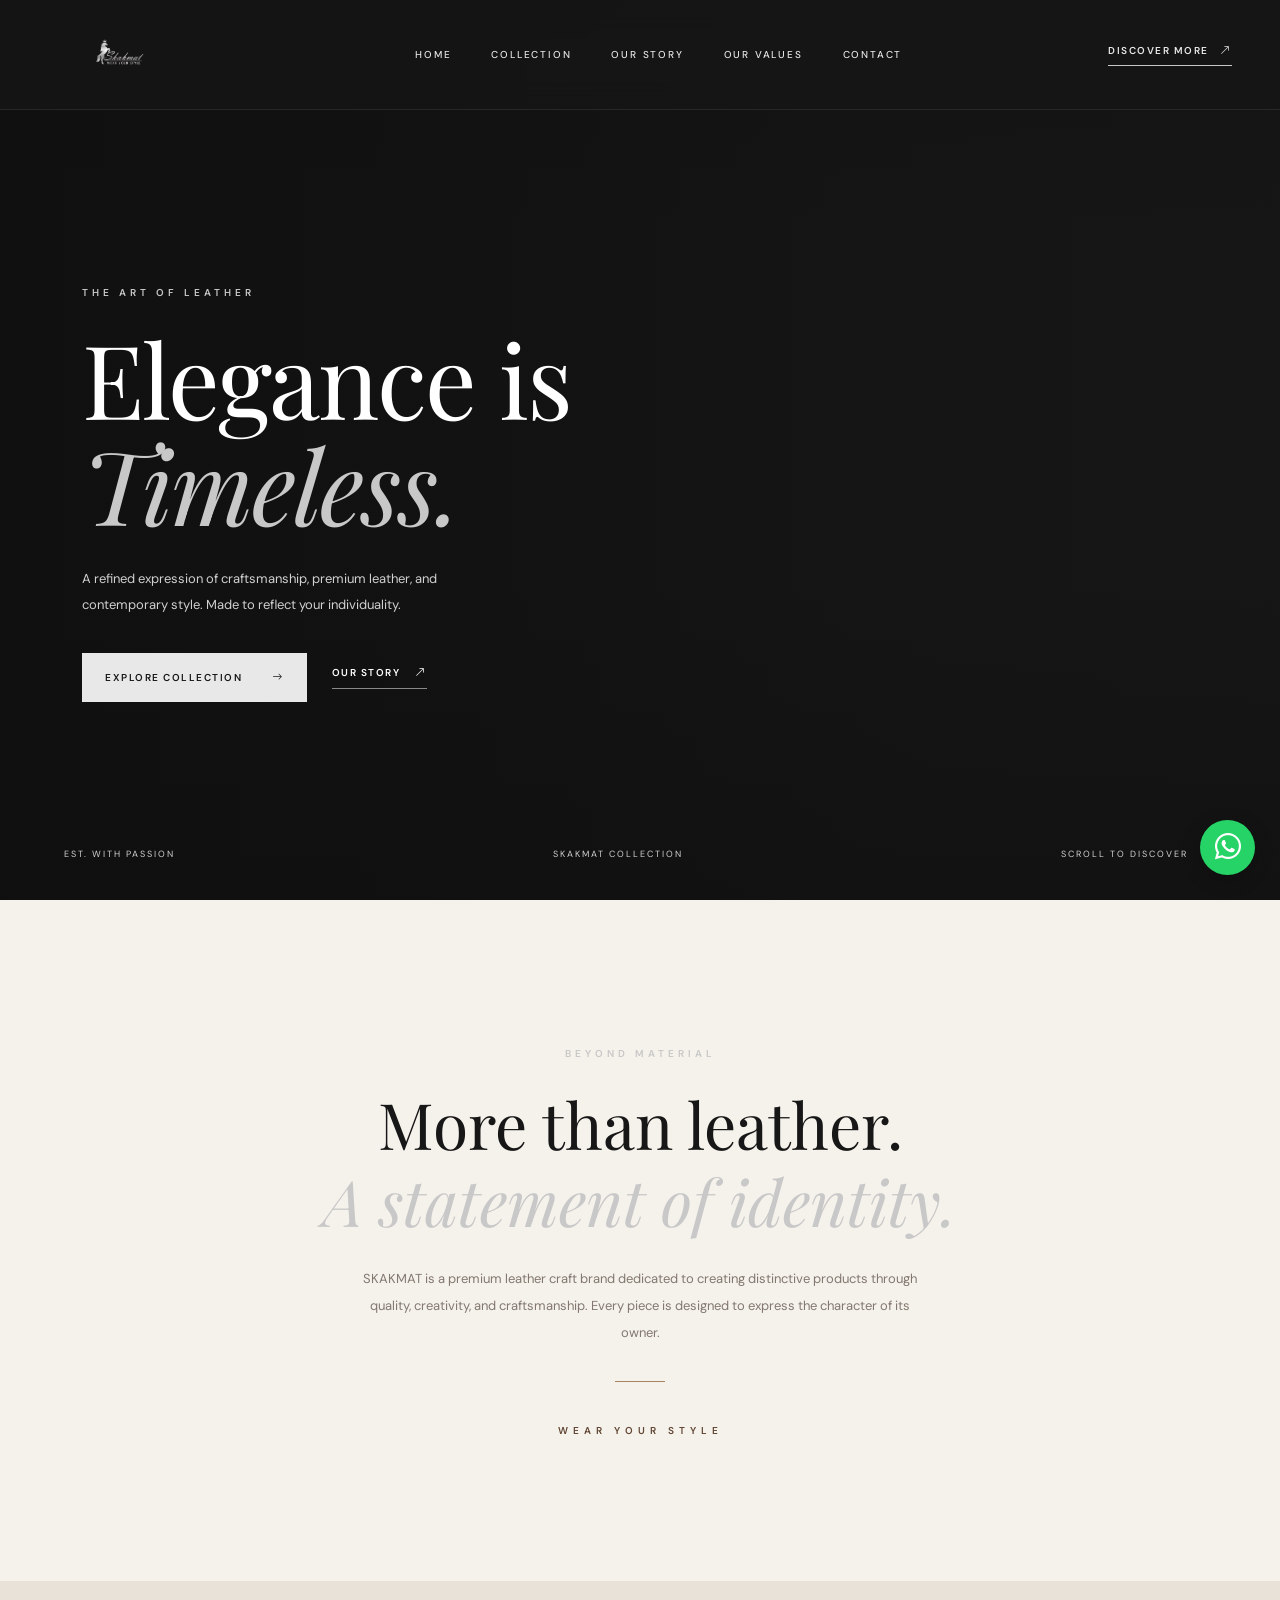
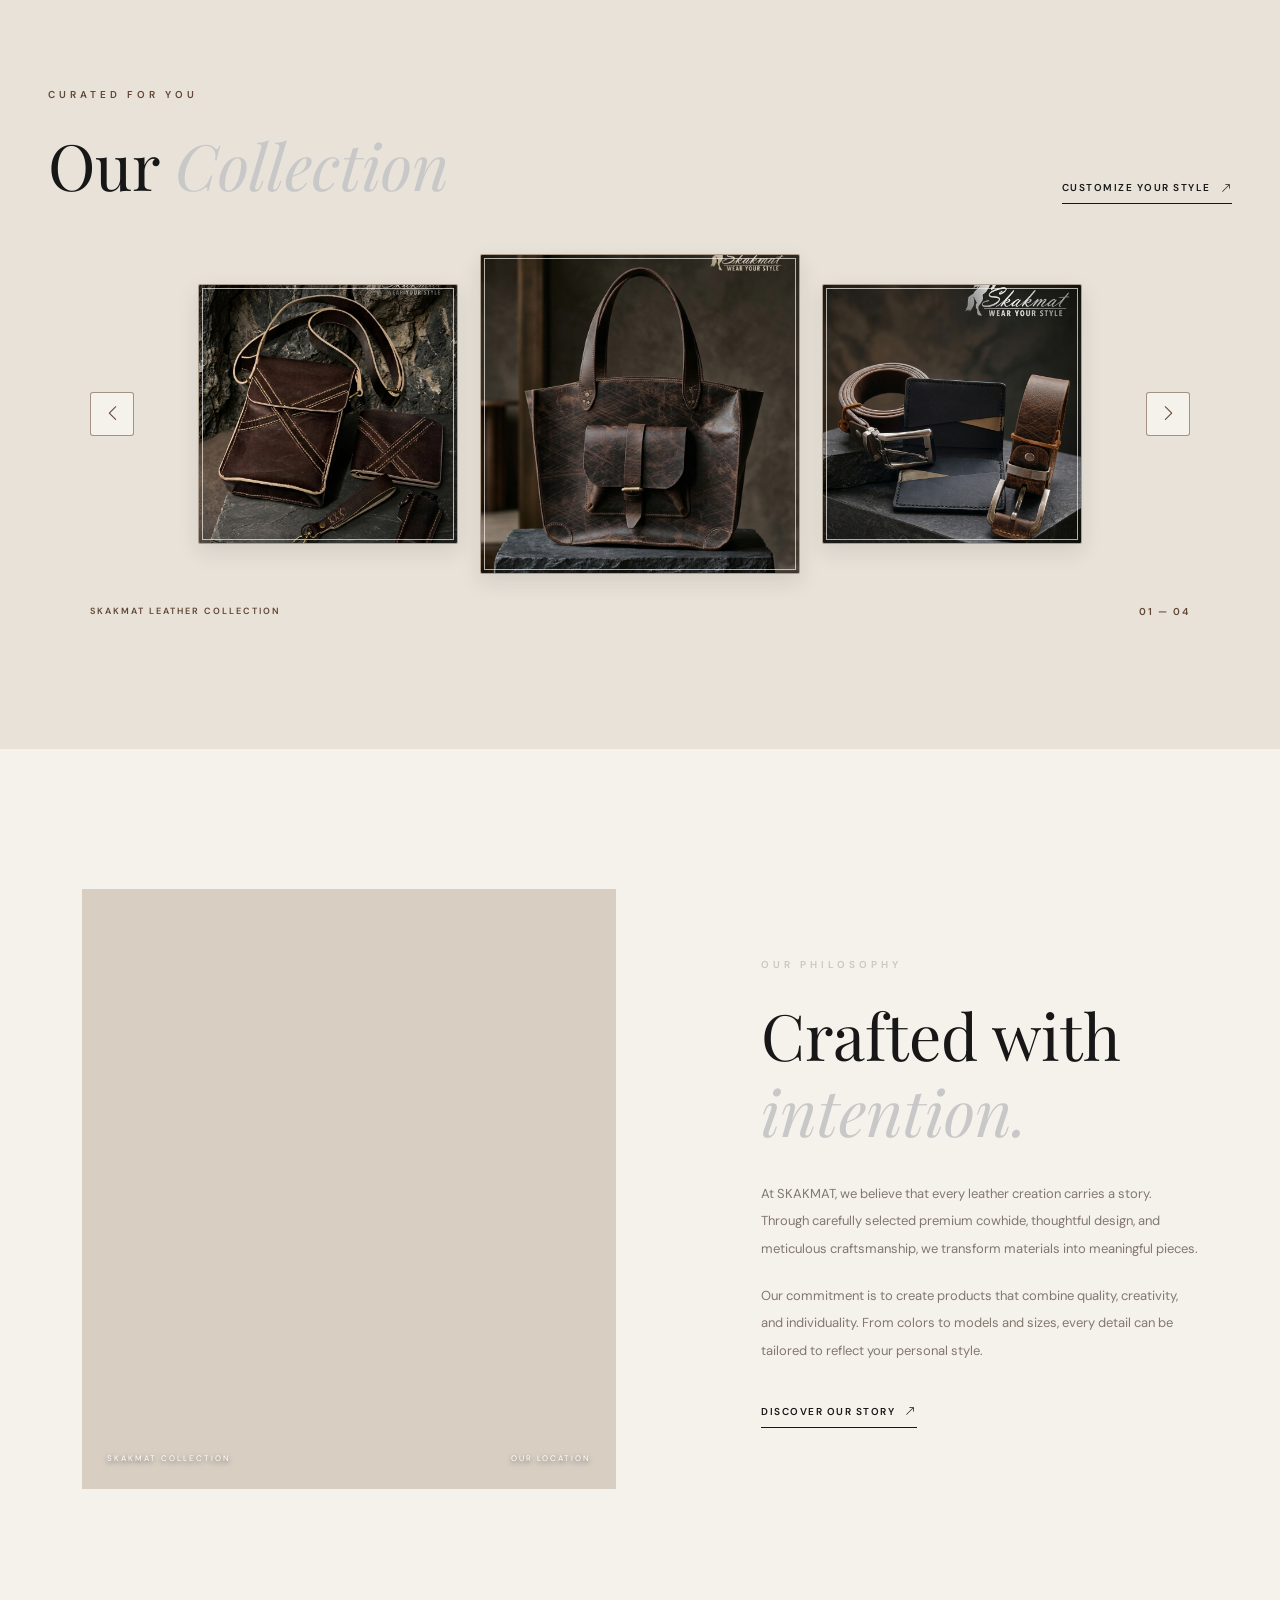
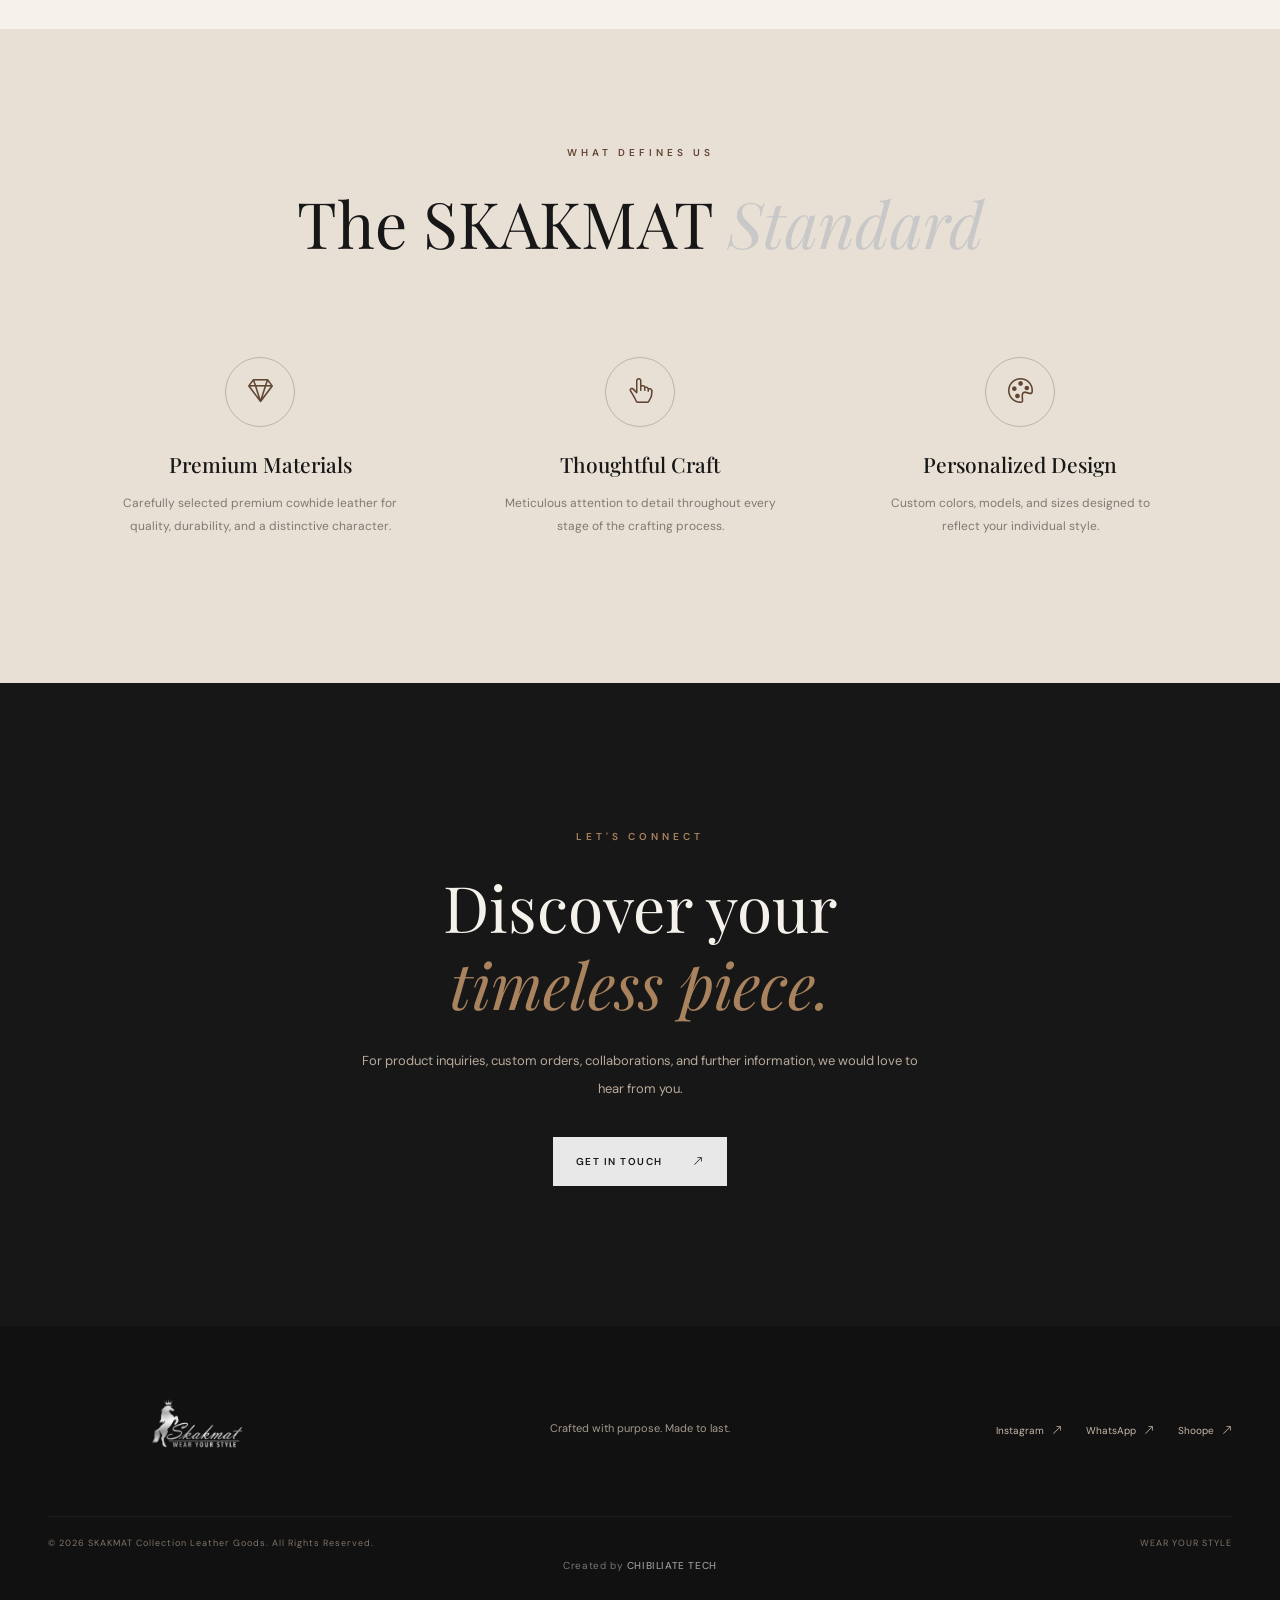
<file: index.html>
<!DOCTYPE html>
<html lang="id">

<head>
    <meta charset="UTF-8">
    <meta name="viewport" content="width=device-width, initial-scale=1.0">

    <title>SKAKMAT Collection | Premium Leather Goods</title>

    <meta name="description"
        content="SKAKMAT Collection menghadirkan kerajinan kulit sapi premium dengan desain elegan, kualitas terbaik, dan personalisasi sesuai karakter Anda.">

    <!-- Bootstrap -->
    <link href="https://cdn.jsdelivr.net/npm/bootstrap@5.3.3/dist/css/bootstrap.min.css" rel="stylesheet">

    <!-- Google Fonts -->
    <link
        href="https://fonts.googleapis.com/css2?family=DM+Sans:wght@400;500;600;700&family=Playfair+Display:ital,wght@0,400;0,500;0,600;1,400;1,500&display=swap"
        rel="stylesheet">

    <!-- Bootstrap Icons -->
    <link rel="stylesheet" href="https://cdn.jsdelivr.net/npm/bootstrap-icons@1.11.3/font/bootstrap-icons.min.css">

    <!-- Custom CSS -->
    <link rel="stylesheet" href="css/style.css">
</head>

<body>

    <!-- ================= NAVBAR ================= -->

    <nav class="navbar navbar-expand-lg fixed-top">
        <div class="container-fluid px-lg-5">

            <a class="navbar-brand" href="#home" >
                <img src="assets/logo-no-bg.png" alt="" class="navbar-logo">
            </a>

            <button class="navbar-toggler" type="button" data-bs-toggle="collapse" data-bs-target="#mainNav"
                aria-controls="mainNav" aria-expanded="false" aria-label="Toggle navigation">

                <span class="navbar-toggler-icon"></span>
            </button>

            <div class="collapse navbar-collapse" id="mainNav">

                <ul class="navbar-nav mx-auto gap-lg-4">

                    <li class="nav-item">
                        <a class="nav-link" href="#home">Home</a>
                    </li>

                    <li class="nav-item">
                        <a class="nav-link" href="#collection">Collection</a>
                    </li>

                    <li class="nav-item">
                        <a class="nav-link" href="#story">Our Story</a>
                    </li>

                    <li class="nav-item">
                        <a class="nav-link" href="#values">Our Values</a>
                    </li>

                    <li class="nav-item">
                        <a class="nav-link" href="#contact">Contact</a>
                    </li>

                </ul>

                <a href="#collection" class="nav-cta">
                    Discover More
                    <i class="bi bi-arrow-up-right"></i>
                </a>

            </div>

        </div>
    </nav>


    <!-- ================= HERO SECTION ================= -->

    <section class="hero" id="home">

        <!-- HERO VIDEO -->

        <div class="hero-media">

            <video class="hero-video" autoplay muted loop playsinline preload="auto" disablepictureinpicture>
                <source src="vidio/main_content.mp4" type="video/mp4">
            </video>

        </div>

        <!-- VIDEO OVERLAY -->

        <div class="hero-overlay"></div>

        <!-- HERO CONTENT -->

        <div class="container hero-content">

            <div class="row">

                <div class="col-lg-8">

                    <span class="eyebrow">
                        THE ART OF LEATHER
                    </span>

                    <h1>
                        Elegance is<br>
                        <em>Timeless.</em>
                    </h1>

                    <p>
                        A refined expression of craftsmanship,
                        premium leather, and contemporary style.
                        Made to reflect your individuality.
                    </p>

                    <div class="hero-buttons">

                        <a href="#collection" class="btn-primary-custom">

                            EXPLORE COLLECTION

                            <i class="bi bi-arrow-right"></i>

                        </a>

                        <a href="#story" class="btn-secondary-custom">

                            OUR STORY

                            <i class="bi bi-arrow-up-right"></i>

                        </a>

                    </div>

                </div>

            </div>

        </div>

        <!-- HERO BOTTOM -->

        <div class="hero-bottom">

            <span>EST. WITH PASSION</span>

            <span>SKAKMAT COLLECTION</span>

            <a href="#intro" class="scroll-indicator">

                SCROLL TO DISCOVER

                <i class="bi bi-arrow-down"></i>

            </a>

        </div>

    </section>


    <!-- ================= INTRO ================= -->

    <section class="intro-section" id="intro">

        <div class="container">

            <div class="row justify-content-center text-center">

                <div class="col-lg-9">

                    <span class="eyebrow">
                        BEYOND MATERIAL
                    </span>

                    <h2>
                        More than leather.<br>
                        <em>A statement of identity.</em>
                    </h2>

                    <p>
                        SKAKMAT is a premium leather craft brand
                        dedicated to creating distinctive products
                        through quality, creativity, and craftsmanship.

                        Every piece is designed to express
                        the character of its owner.
                    </p>

                    <div class="intro-divider"></div>

                    <span class="intro-tagline">
                        WEAR YOUR STYLE
                    </span>

                </div>

            </div>

        </div>

    </section>


    <!-- ================= COLLECTION ================= -->

    <section class="collection-section" id="collection">

        <div class="container-fluid px-lg-5">

            <!-- SECTION HEADING -->
            <div class="section-heading">

                <div>
                    <span class="eyebrow">CURATED FOR YOU</span>

                    <h2>
                        Our <em>Collection</em>
                    </h2>
                </div>

                <a href="#contact" class="text-link">
                    CUSTOMIZE YOUR STYLE
                    <i class="bi bi-arrow-up-right" aria-hidden="true"></i>
                </a>

            </div>

            <!-- COLLECTION CAROUSEL -->
            <div class="collection-carousel">

                <!-- PREVIOUS BUTTON -->
                <button class="collection-arrow collection-prev" id="collectionPrev" type="button"
                    aria-label="Previous collection">

                    <i class="bi bi-chevron-left" aria-hidden="true"></i>

                </button>

                <!-- THREE-IMAGE ROW -->
                <div class="collection-track" id="collectionTrack">
                
                    <a href="#" target="_blank" class="collection-image collection-image-side" id="collectionLeft">
                        <img src="assets/2.jpg" alt="Product">
                    </a>
                
                    <a href="#" target="_blank" class="collection-image collection-image-main" id="collectionCenter">
                        <img src="assets/1.jpg" alt="Product">
                    </a>
                
                    <a href="#" target="_blank" class="collection-image collection-image-side" id="collectionRight">
                        <img src="assets/3.jpg" alt="Product">
                    </a>
                
                </div>

                <!-- NEXT BUTTON -->
                <button class="collection-arrow collection-next" id="collectionNext" type="button"
                    aria-label="Next collection">

                    <i class="bi bi-chevron-right" aria-hidden="true"></i>

                </button>

            </div>

            <!-- COLLECTION INFO -->
            <div class="collection-bottom">

                <span class="collection-caption">
                    SKAKMAT LEATHER COLLECTION
                </span>

                <span class="collection-counter" id="collectionCounter" aria-live="polite" aria-atomic="true">

                    01 — 04

                </span>

            </div>

        </div>

    </section>


    <!-- ================= BRAND STORY ================= -->

    <section class="story-section" id="story">

        <div class="container">

            <div class="row align-items-center g-5">

                <div class="col-lg-6">

                    <div class="story-image story-map">
                        <iframe
                            src="https://www.google.com/maps/embed?pb=!1m18!1m12!1m3!1d126421.05388412866!2d112.4820613861084!3d-8.034158867492918!2m3!1f0!2f0!3f0!3m2!1i1024!2i768!4f13.1!3m3!1m2!1s0x2dd627cd59c7e7fd%3A0xdc905ec00d24d14f!2sSkakmat%20Arjowinangun!5e0!3m2!1sen!2sid!4v1794051130396!5m2!1sen!2sid"
                            width="100%" height="100%" style="border:0;" loading="lazy" allowfullscreen>
                        </iframe>                   
                        <div class="story-image-caption">
                            <span>SKAKMAT COLLECTION</span>
                            <span>OUR LOCATION</span>
                        </div>
                    
                    </div>


                </div>


                <div class="col-lg-5 offset-lg-1">

                    <span class="eyebrow">
                        OUR PHILOSOPHY
                    </span>

                    <h2>
                        Crafted with<br>
                        <em>intention.</em>
                    </h2>

                    <p>
                        At SKAKMAT, we believe that every leather
                        creation carries a story.

                        Through carefully selected premium cowhide,
                        thoughtful design, and meticulous craftsmanship,
                        we transform materials into meaningful pieces.
                    </p>

                    <p>
                        Our commitment is to create products that
                        combine quality, creativity, and individuality.

                        From colors to models and sizes,
                        every detail can be tailored to reflect
                        your personal style.
                    </p>

                    <a href="#contact" class="text-link">

                        DISCOVER OUR STORY

                        <i class="bi bi-arrow-up-right"></i>

                    </a>

                </div>

            </div>

        </div>

    </section>


    <!-- ================= VALUES ================= -->

    <section class="values-section" id="values">

        <div class="container">

            <div class="values-heading text-center">

                <span class="eyebrow">
                    WHAT DEFINES US
                </span>

                <h2>
                    The SKAKMAT <em>Standard</em>
                </h2>

            </div>


            <div class="row text-center g-4">


                <!-- VALUE 1 -->

                <div class="col-md-4">

                    <div class="value-card">

                        <div class="value-icon">

                            <i class="bi bi-gem"></i>

                        </div>

                        <h5>
                            Premium Materials
                        </h5>

                        <p>
                            Carefully selected premium cowhide
                            leather for quality, durability,
                            and a distinctive character.
                        </p>

                    </div>

                </div>


                <!-- VALUE 2 -->

                <div class="col-md-4">

                    <div class="value-card">

                        <div class="value-icon">

                            <i class="bi bi-hand-index-thumb"></i>

                        </div>

                        <h5>
                            Thoughtful Craft
                        </h5>

                        <p>
                            Meticulous attention to detail
                            throughout every stage
                            of the crafting process.
                        </p>

                    </div>

                </div>


                <!-- VALUE 3 -->

                <div class="col-md-4">

                    <div class="value-card">

                        <div class="value-icon">

                            <i class="bi bi-palette"></i>

                        </div>

                        <h5>
                            Personalized Design
                        </h5>

                        <p>
                            Custom colors, models, and sizes
                            designed to reflect
                            your individual style.
                        </p>

                    </div>

                </div>


            </div>

        </div>

    </section>


    <!-- ================= CUSTOMIZATION ================= -->
<!-- 
    <section class="custom-section">

        <div class="container">

            <div class="row align-items-center">

                <div class="col-lg-8">

                    <span class="eyebrow">
                        MADE FOR YOUR IDENTITY
                    </span>

                    <h2>
                        Your style.<br>
                        <em>Your creation.</em>
                    </h2>

                    <p>
                        Choose your preferred colors,
                        models, and sizes.

                        Make every SKAKMAT piece
                        uniquely yours.
                    </p>

                </div>

                <div class="col-lg-4 text-lg-end">
                    
                    <a href="https://api.whatsapp.com/send?phone=6281216103059" target="_blank"
                        rel="noopener noreferrer" class="btn-primary-custom">

                        CREATE YOUR OWN

                        <i class="bi bi-arrow-up-right"></i>

                    </a>

                </div>

            </div>

        </div>

    </section> -->


    <!-- ================= CONTACT ================= -->

    <section class="contact-section" id="contact">

        <div class="container text-center">

            <span class="eyebrow">
                LET'S CONNECT
            </span>

            <h2>
                Discover your<br>
                <em>timeless piece.</em>
            </h2>

            <p>
                For product inquiries, custom orders,
                collaborations, and further information,
                we would love to hear from you.
            </p>

            <!-- Ganti No Wa Di sini -->

            <!-- <a href="https://api.whatsapp.com/send?phone=6281216103059" target="_blank" rel="noopener noreferrer"
                class="btn-primary-custom">

                GET IN TOUCH

                <i class="bi bi-arrow-up-right"></i>

            </a> -->
            <a href="https://wa.me/6281216103059" target="_blank" class="btn-cta btn-primary-custom">
            
                GET IN TOUCH
            
                <i class="bi bi-arrow-up-right"></i>
            
            </a>

        </div>

    </section>


    <!-- ================= FOOTER ================= -->

    <footer class="footer" id="footer">

        <div class="container-fluid px-lg-5">

            <div class="row align-items-center gy-4">


                <!-- LOGO -->

                <div class="col-md-4">
                    <a href="#home" class="footer-logo">
                        <img src="assets/logo-no-bg.png" alt="SKAKMAT Logo">
                    </a>
                </div>


                <!-- TAGLINE -->

                <div class="col-md-4 text-md-center">

                    <p>
                        Crafted with purpose. Made to last.
                    </p>

                </div>


                <!-- SOCIAL -->

                <div class="col-md-4 text-md-end">

                    <a href="https://www.instagram.com/skak77mat" target="_blank" rel="noopener noreferrer"
                        class="social-link">

                        Instagram

                        <i class="bi bi-arrow-up-right"></i>

                    </a>
                            <!-- Ganti No Wa Di sini -->
                    <a href="https://api.whatsapp.com/send?phone=6281216103059" target="_blank"
                        rel="noopener noreferrer" class="social-link">

                        WhatsApp

                        <i class="bi bi-arrow-up-right"></i>

                    </a>

                    <a href="https://id.shp.ee/ipAEoQ1Z?share_channel_code=1" class="social-link">

                        Shoope

                        <i class="bi bi-arrow-up-right"></i>

                    </a>

                </div>

            </div>


            <hr>


            <div class="footer-bottom">

                <span>
                    © 2026 SKAKMAT Collection Leather Goods.
                    All Rights Reserved.
                </span>

                <span>
                    WEAR YOUR STYLE
                </span>

            </div>
            <div class="footer-credit">
                Created by
                <a href="https://www.tiktok.com/@chibiliate.official" target="_blank" rel="noopener noreferrer">
                    CHIBILIATE TECH
                </a>
            </div>

        </div>

    </footer>


    <!-- ================= WHATSAPP FLOATING BUTTON ================= -->
                <!-- Ganti No Wa Di sini -->
    <a href="https://api.whatsapp.com/send?phone=6281216103059" target="_blank" rel="noopener noreferrer"
        class="whatsapp-floating" aria-label="Contact SKAKMAT on WhatsApp">

        <i class="bi bi-whatsapp"></i>

    </a>
    <!-- <a href="https://api.whatsapp.com/send?phone=6281216103059" target="_blank" rel="noopener noreferrer"
        class="whatsapp-floating" aria-label="Contact SKAKMAT on WhatsApp">

        <i class="bi bi-whatsapp"></i>

    </a> -->


    <!-- ================= SCRIPTS ================= -->

    <script src="https://cdn.jsdelivr.net/npm/bootstrap@5.3.3/dist/js/bootstrap.bundle.min.js"></script>

    <script src="js/script.js"></script>

</body>

</html>
</file>
<file: css/style.css>
/* =========================================
   SKAKMAT COLLECTION
   PREMIUM LEATHER GOODS
========================================= */

:root {
  --dark: #171717;
  --dark-soft: #242424;
  --silver: #c8c8c8;
  --silver-light: #e8e8e8;
  --brown: #604633;
  --tan: #a9825e;
  --cream: #f5f1eb;
  --white: #ffffff;
  --muted: #92877c;
}

* {
  margin: 0;
  padding: 0;
  box-sizing: border-box;
}

html {
  scroll-behavior: smooth;
  scroll-padding-top: 100px;
}

body {
  font-family: 'DM Sans', sans-serif;
  background: var(--cream);
  color: var(--dark);
  overflow-x: hidden;
}

h1,
h2,
h3,
h4,
h5,
.navbar-brand {
  font-family: 'Playfair Display', serif;
}

a {
  text-decoration: none;
  color: inherit;
}

img {
  display: block;
  max-width: 100%;
}

section {
  position: relative;
}

/* =========================================
   NAVBAR
========================================= */

.navbar {
  padding: 22px 0;
  background: rgba(23, 23, 23, 0.78);
  backdrop-filter: blur(15px);
  -webkit-backdrop-filter: blur(15px);
  transition: all 0.35s ease;
  z-index: 1000;
  border-bottom: 1px solid rgba(255, 255, 255, 0.08);
}

.navbar.scrolled {
  padding: 12px 0;
  background: rgba(23, 23, 23, 0.96);
  box-shadow: 0 5px 30px rgba(0, 0, 0, 0.15);
}

.navbar-logo {
  width: 145px;
  height: 55px;
  object-fit: contain;
  transition: 0.3s ease;
}

.navbar-nav {
  align-items: center;
}

.nav-link {
  color: #e4e4e4 !important;
  font-size: 10px;
  font-weight: 500;
  letter-spacing: 1.8px;
  text-transform: uppercase;
  position: relative;
  transition: 0.3s ease;
}

.nav-link::after {
  content: '';
  position: absolute;
  width: 0;
  height: 1px;
  left: 0;
  bottom: 4px;
  background: var(--silver);
  transition: width 0.3s ease;
}

.nav-link:hover {
  color: var(--silver) !important;
}

.nav-link:hover::after {
  width: 100%;
}

.nav-cta {
  color: var(--silver-light);
  font-size: 10px;
  font-weight: 600;
  letter-spacing: 1.5px;
  text-transform: uppercase;
  border-bottom: 1px solid var(--silver);
  padding-bottom: 7px;
  transition: 0.3s ease;
}

.nav-cta i {
  margin-left: 8px;
}

.nav-cta:hover {
  color: var(--tan);
  border-color: var(--tan);
}

.navbar-toggler {
  border: 1px solid rgba(255, 255, 255, 0.3);
  padding: 7px 10px;
}

.navbar-toggler:focus {
  box-shadow: none;
}

.navbar-toggler-icon {
  filter: invert(1);
}

/* =========================================
   HERO SECTION
========================================= */

.hero {
  min-height: 760px;
  height: 100vh;
  max-height: 1100px;

  position: relative;

  display: flex;
  align-items: center;

  background: var(--dark);
  color: var(--white);

  overflow: hidden;
}

/* VIDEO */

.hero-media {
  position: absolute;
  inset: 0;
  z-index: 0;
  overflow: hidden;
}

.hero-video {
  position: absolute;

  width: 100%;
  height: 100%;

  object-fit: cover;
  object-position: center;

  transform: scale(1.02);
}

/* VIDEO OVERLAY */

.hero-overlay {
  position: absolute;
  inset: 0;
  z-index: 1;

  background:
    linear-gradient(90deg, rgba(15, 15, 15, 0.88) 0%, rgba(15, 15, 15, 0.62) 38%, rgba(15, 15, 15, 0.25) 70%, rgba(15, 15, 15, 0.18) 100%),
    linear-gradient(0deg, rgba(15, 15, 15, 0.55) 0%, transparent 35%, transparent 75%, rgba(15, 15, 15, 0.35) 100%);
}

/* HERO CONTENT */

.hero-content {
  position: relative;
  z-index: 2;

  padding-top: 80px;
}

.eyebrow {
  font-size: 10px;
  letter-spacing: 4px;
  font-weight: 600;

  display: inline-block;

  margin-bottom: 25px;

  color: var(--silver);
}

.hero h1 {
  font-size: clamp(65px, 8vw, 115px);
  line-height: 1.04;
  font-weight: 400;

  margin-bottom: 28px;

  letter-spacing: -2px;
}

.hero h1 em,
h2 em {
  font-weight: 400;
  color: var(--silver);
}

.hero p {
  font-size: 13px;
  line-height: 2;

  color: #d1d1d1;

  max-width: 390px;

  margin-bottom: 35px;
}

/* HERO BUTTONS */

.hero-buttons {
  display: flex;
  align-items: center;
  flex-wrap: wrap;
  gap: 25px;
}

.btn-primary-custom {
  display: inline-flex;
  align-items: center;
  justify-content: center;

  gap: 30px;

  background: var(--silver-light);
  color: var(--dark);

  padding: 17px 23px;

  font-size: 10px;
  letter-spacing: 1.5px;
  font-weight: 600;

  transition: all 0.35s ease;
}

.btn-primary-custom:hover {
  background: var(--tan);
  color: white;

  transform: translateY(-3px);
}

.btn-secondary-custom {
  display: inline-flex;
  align-items: center;

  gap: 15px;

  color: var(--white);

  font-size: 10px;
  letter-spacing: 1.5px;
  font-weight: 600;

  border-bottom: 1px solid rgba(255, 255, 255, 0.5);

  padding-bottom: 8px;

  transition: 0.3s ease;
}

.btn-secondary-custom:hover {
  color: var(--silver);
  border-color: var(--silver);
}

/* HERO BOTTOM */

.hero-bottom {
  position: absolute;

  bottom: 35px;
  left: 5%;
  right: 5%;

  z-index: 2;

  display: flex;
  justify-content: space-between;
  align-items: center;

  font-size: 9px;
  letter-spacing: 2px;

  color: #d1d1d1;
}

.scroll-indicator {
  display: flex;
  align-items: center;
  gap: 12px;

  color: #d1d1d1;

  transition: 0.3s ease;
}

.scroll-indicator i {
  font-size: 14px;
}

.scroll-indicator:hover {
  color: var(--silver);
}

/* =========================================
   INTRO SECTION
========================================= */

.intro-section {
  padding: 140px 20px;
  background: var(--cream);
}

.intro-section h2,
.section-heading h2,
.story-section h2,
.contact-section h2,
.custom-section h2,
.values-heading h2 {
  font-size: clamp(40px, 5vw, 66px);
  line-height: 1.2;
  font-weight: 400;

  margin-bottom: 25px;
}

.intro-section p,
.story-section p,
.contact-section p,
.custom-section p {
  color: #82786f;

  font-size: 13px;
  line-height: 2.1;

  max-width: 580px;

  margin: auto;
}

.intro-divider {
  width: 50px;
  height: 1px;

  background: var(--tan);

  margin: 35px auto;
}

.intro-tagline {
  font-size: 10px;
  font-weight: 600;
  letter-spacing: 5px;

  color: var(--brown);
}

/* =========================================
   COLLECTION
========================================= */

.collection-section {
  padding: 100px 0 130px;
  background: #e8e2d9;
}

.section-heading {
  display: flex;
  justify-content: space-between;
  align-items: end;
  margin-bottom: 50px;
}

.section-heading h2 {
  margin-bottom: 0;
}

.section-heading .eyebrow {
  color: var(--brown);
}

.text-link {
  display: inline-flex;
  align-items: center;
  gap: 10px;
  font-size: 10px;
  font-weight: 600;
  text-transform: uppercase;
  letter-spacing: 1.5px;
  border-bottom: 1px solid var(--dark);
  padding-bottom: 8px;
  transition: 0.3s ease;
}

.text-link:hover {
  color: var(--tan);
  border-color: var(--tan);
}

/* =========================================
   SKAKMAT COLLECTION CAROUSEL
========================================= */

.collection-carousel {
  position: relative;
  width: 100%;
  max-width: 1100px;
  margin: 0 auto;
  padding: 0 60px;
}

/* THREE PHOTOS IN ONE ROW */

.collection-track {
  display: flex;
  flex-direction: row;
  justify-content: center;
  align-items: center;
  gap: 22px;

  width: 100%;
  margin: 0 auto;
}

/* PHOTO FRAME */

.collection-image {
  display: block;
  overflow: hidden;
  flex-shrink: 0;

  aspect-ratio: 1 / 1;

  background: #d8cec2;
  border: 1px solid rgba(96, 70, 51, 0.35);
  outline: 1px solid rgba(245, 241, 235, 0.7);
  outline-offset: -5px;

  border-radius: 2px;
  box-shadow: 0 8px 22px rgba(40, 29, 20, 0.1);
}

/* SIDE PHOTOS */

.collection-image-side {
  width: 27%;
  max-width: 260px;
}

/* CENTER PHOTO */

.collection-image-main {
  width: 34%;
  max-width: 320px;
}

/* IMAGE */

.collection-image img {
  display: block;
  width: 100%;
  height: 100%;

  object-fit: cover;
  object-position: center;

  transition: transform 0.4s ease;
}

/* HOVER */

.collection-image:hover img {
  transform: scale(1.04);
}

/* =========================================
   ARROWS: LEFT & RIGHT OF THE PHOTOS
========================================= */

.collection-arrow {
  position: absolute;
  top: 50%;
  transform: translateY(-50%);

  display: flex;
  justify-content: center;
  align-items: center;

  width: 44px;
  height: 44px;

  background: var(--cream);
  color: var(--brown);

  border: 1px solid rgba(96, 70, 51, 0.55);
  border-radius: 3px;

  font-size: 17px;
  cursor: pointer;
  z-index: 10;

  transition: all 0.3s ease;
}

.collection-prev {
  left: 0;
}

.collection-next {
  right: 0;
}

.collection-arrow:hover {
  background: var(--brown);
  color: var(--cream);
  border-color: var(--brown);

  transform: translateY(-50%) scale(1.05);
}

/* =========================================
   COLLECTION INFO
========================================= */

.collection-bottom {
  display: flex;
  justify-content: space-between;
  align-items: center;

  max-width: 1100px;
  margin: 30px auto 0;
}

.collection-caption {
  color: var(--brown);
  font-size: 9px;
  font-weight: 600;
  letter-spacing: 2px;
}

.collection-counter {
  color: var(--brown);
  font-size: 10px;
  font-weight: 600;
  letter-spacing: 2px;
}

/* =========================================
   TABLET
========================================= */

@media (max-width: 991px) {
  .collection-carousel {
    padding: 0 48px;
  }

  .collection-track {
    gap: 14px;
  }

  .collection-image-side {
    width: 28%;
  }

  .collection-image-main {
    width: 36%;
  }

  .collection-arrow {
    width: 38px;
    height: 38px;
    font-size: 14px;
  }
}

/* =========================================
   MOBILE
========================================= */

@media (max-width: 576px) {
  .collection-carousel {
    padding: 0 32px;
  }

  .collection-track {
    gap: 7px;
  }

  .collection-image-side {
    width: 29%;
  }

  .collection-image-main {
    width: 36%;
  }

  .collection-arrow {
    width: 28px;
    height: 28px;
    font-size: 11px;
  }

  .collection-bottom {
    margin-top: 20px;
  }

  .collection-caption {
    font-size: 7px;
    letter-spacing: 1px;
  }

  .collection-counter {
    font-size: 9px;
  }
}

/* Legacy product-card styles, retained for other product sections */

.product-card {
  cursor: pointer;
}

.product-image {
  position: relative;
  overflow: hidden;
  background: #d8cec2;
  aspect-ratio: 4 / 5;
}

.product-image img {
  width: 100%;
  height: 100%;
  object-fit: cover;
  transition: transform 0.8s ease;
}

.product-card:hover .product-image img {
  transform: scale(1.08);
}

.product-tag {
  position: absolute;
  top: 15px;
  left: 15px;
  z-index: 2;
  background: rgba(245, 241, 235, 0.9);
  color: var(--dark);
  padding: 8px 12px;
  font-size: 8px;
  font-weight: 600;
  letter-spacing: 1.5px;
}

.product-overlay {
  position: absolute;
  inset: 0;
  display: flex;
  align-items: center;
  justify-content: center;
  gap: 15px;
  background: rgba(20, 20, 20, 0.45);
  color: white;
  font-size: 10px;
  letter-spacing: 2px;
  font-weight: 600;
  opacity: 0;
  transition: 0.4s ease;
}

.product-card:hover .product-overlay {
  opacity: 1;
}

.product-overlay i {
  font-size: 18px;
}

.product-info {
  padding: 20px 0;
  display: flex;
  justify-content: space-between;
  align-items: center;
}

.product-info h5 {
  font-family: 'Playfair Display', serif;
  font-size: 19px;
  margin-bottom: 5px;
}

.product-info p {
  font-size: 10px;
  color: var(--muted);
  letter-spacing: 1px;
  margin: 0;
}

.product-info > i {
  font-size: 18px;
  transition: 0.3s ease;
}

.product-card:hover .product-info > i {
  transform: translate(4px, -4px);
  color: var(--tan);
}

/* =========================================
   BRAND STORY
========================================= */

.story-section {
  padding: 140px 0;
  background: var(--cream);
}

.story-image {
  height: 600px;

  position: relative;

  overflow: hidden;

  background: #d8cec2;
}

.story-image img {
  width: 100%;
  height: 100%;

  object-fit: cover;

  transition: transform 0.8s ease;
}

.story-image:hover img {
  transform: scale(1.04);
}

.story-image-caption {
  position: absolute;

  left: 25px;
  right: 25px;
  bottom: 25px;

  display: flex;
  justify-content: space-between;

  color: white;

  font-size: 8px;
  letter-spacing: 2px;

  text-shadow: 0 2px 5px rgba(0, 0, 0, 0.6);
}

.story-section h2 {
  margin-bottom: 30px;
}

.story-section p {
  margin: 0 0 20px;
}

.story-section .text-link {
  display: inline-flex;

  margin-top: 20px;
}

/* =========================================
   VALUES
========================================= */

.values-section {
  padding: 110px 0;

  background: #e9e0d5;
}

.values-heading {
  margin-bottom: 60px;
}

.values-heading .eyebrow {
  color: var(--brown);
}

.values-heading h2 {
  margin-bottom: 0;
}

.value-card {
  padding: 35px 25px;

  height: 100%;

  transition: 0.35s ease;
}

.value-card:hover {
  transform: translateY(-8px);
}

.value-icon {
  width: 70px;
  height: 70px;

  border: 1px solid rgba(96, 70, 51, 0.3);

  border-radius: 50%;

  display: flex;
  justify-content: center;
  align-items: center;

  margin: 0 auto 25px;

  transition: 0.35s ease;
}

.value-icon i {
  font-size: 25px;
  color: var(--brown);
}

.value-card:hover .value-icon {
  background: var(--brown);
}

.value-card:hover .value-icon i {
  color: white;
}

.value-card h5 {
  font-family: 'Playfair Display', serif;
  font-size: 21px;

  margin-bottom: 15px;
}

.value-card p {
  color: #82786f;

  font-size: 12px;
  line-height: 1.9;

  max-width: 280px;

  margin: auto;
}

/* =========================================
   CUSTOM SECTION
========================================= */

.custom-section {
  padding: 100px 0;

  background: linear-gradient(110deg, #211b17 0%, #30251d 100%);

  color: var(--cream);
}

.custom-section .eyebrow {
  color: var(--tan);
}

.custom-section h2 {
  margin-bottom: 25px;
}

.custom-section h2 em {
  color: var(--tan);
}

.custom-section p {
  margin: 0;
  color: #b8aa9c;
}

/* =========================================
   CONTACT
========================================= */

.contact-section {
  padding: 140px 20px;

  background: var(--dark);

  color: var(--cream);
}

.contact-section .eyebrow {
  color: var(--tan);
}

.contact-section h2 {
  margin-bottom: 25px;
}

.contact-section h2 em {
  color: var(--tan);
}

.contact-section p {
  margin-bottom: 35px;

  color: #b8aa9c;
}

/* =========================================
   FOOTER
========================================= */

.footer {
  padding: 50px 0 25px;

  background: #111111;

  color: var(--cream);
}

.footer-logo img {
    width: 300px;
    height: 105px;
    object-fit: contain;
    filter: none;
    transition: 0.3s ease;
}

.footer p {
  color: #a69a8f;

  font-size: 11px;

  margin: 0;
}

.social-link {
  display: inline-flex;
  align-items: center;

  gap: 8px;

  font-size: 10px;

  margin-left: 20px;

  color: #c8b8a7;

  transition: 0.3s ease;
}

.social-link:hover {
  color: var(--tan);
}

.footer hr {
  border-color: #51453b;

  margin: 35px 0 20px;
}

.footer-bottom {
  display: flex;
  justify-content: space-between;
  align-items: center;

  font-size: 9px;

  letter-spacing: 1px;

  color: #81756b;
}

/* =========================================
   WHATSAPP FLOATING BUTTON
========================================= */

.whatsapp-floating {
  position: fixed;

  bottom: 25px;
  right: 25px;

  width: 55px;
  height: 55px;

  display: flex;
  justify-content: center;
  align-items: center;

  background: #25d366;

  color: white;

  font-size: 26px;

  border-radius: 50%;

  box-shadow: 0 5px 20px rgba(0, 0, 0, 0.2);

  z-index: 999;

  transition: 0.3s ease;
}

.whatsapp-floating:hover {
  transform: translateY(-5px) scale(1.05);

  color: white;

  box-shadow: 0 8px 25px rgba(37, 211, 102, 0.35);
}

/* =========================================
   SCROLL REVEAL ANIMATION
========================================= */

.reveal {
  opacity: 0;

  transform: translateY(35px);

  transition:
    opacity 0.8s ease,
    transform 0.8s ease;
}

.reveal.active {
  opacity: 1;

  transform: translateY(0);
}

/* =========================================
   RESPONSIVE: TABLET
========================================= */

@media (max-width: 991px) {
  .navbar-collapse {
    background: rgba(23, 23, 23, 0.98);

    padding: 25px;

    margin-top: 15px;

    border: 1px solid rgba(255, 255, 255, 0.08);
  }

  .navbar-nav {
    align-items: flex-start;

    gap: 15px;
  }

  .nav-cta {
    display: inline-block;

    margin-top: 20px;
  }

  .hero {
    min-height: 680px;

    height: 90vh;
  }

  .hero-video {
    object-position: center;
  }

  .hero h1 {
    font-size: clamp(65px, 10vw, 90px);
  }

  .story-image {
    height: 450px;
  }

  .collection-carousel {
    gap: 14px;
    grid-template-columns: 1fr 1.15fr 1fr;
  }

  .custom-section .btn-primary-custom {
    margin-top: 30px;
  }
}

/* =========================================
   RESPONSIVE: MOBILE
========================================= */

@media (max-width: 576px) {
  .navbar {
    padding: 15px 0;
  }

  .navbar-logo {
    width: 120px;
    height: 45px;
  }

  .hero {
    min-height: 700px;

    height: 90vh;

    max-height: 900px;
  }

  .hero-video {
    object-position: center;
  }

  .hero-overlay {
    background: linear-gradient(90deg, rgba(15, 15, 15, 0.8) 0%, rgba(15, 15, 15, 0.45) 100%), linear-gradient(0deg, rgba(15, 15, 15, 0.5) 0%, transparent 100%);
  }

  .hero-content {
    padding-top: 60px;
  }

  .hero h1 {
    font-size: 62px;

    letter-spacing: -1px;
  }

  .hero p {
    font-size: 12px;

    max-width: 300px;
  }

  .hero-buttons {
    gap: 20px;
  }

  .btn-primary-custom {
    padding: 15px 18px;

    font-size: 9px;

    gap: 20px;
  }

  .btn-secondary-custom {
    font-size: 9px;
  }

  .hero-bottom {
    bottom: 20px;

    font-size: 8px;

    letter-spacing: 1px;
  }

  .hero-bottom > span:nth-child(2) {
    display: none;
  }

  .scroll-indicator {
    gap: 8px;
  }

  .intro-section,
  .story-section,
  .contact-section {
    padding: 90px 20px;
  }

  .intro-section h2,
  .section-heading h2,
  .story-section h2,
  .contact-section h2,
  .custom-section h2,
  .values-heading h2 {
    font-size: 42px;
  }

  .intro-section p,
  .story-section p,
  .contact-section p,
  .custom-section p {
    font-size: 12px;
  }

  .collection-section {
    padding: 80px 0;
  }

  .collection-carousel {
    grid-template-columns: 0.8fr 1.2fr 0.8fr;
    gap: 8px;
  }

  #collectionLeft,
  #collectionRight,
  #collectionCenter {
    aspect-ratio: 3 / 4;
  }

  .collection-controls {
    gap: 16px;
    margin-top: 22px;
  }

  .collection-arrow {
    width: 38px;
    height: 38px;
  }

  .section-heading {
    align-items: flex-start !important;

    flex-direction: column;

    gap: 20px;

    margin-bottom: 35px;
  }

  .product-info h5 {
    font-size: 17px;
  }

  .story-image {
    height: 380px;
  }

  .story-image-caption {
    font-size: 7px;

    letter-spacing: 1px;
  }

  .values-section {
    padding: 80px 0;
  }

  .values-heading {
    margin-bottom: 30px;
  }

  .value-card {
    padding: 25px 15px;
  }

  .custom-section {
    padding: 80px 20px;
  }

  .custom-section .btn-primary-custom {
    margin-top: 30px;
  }

  .footer .row {
    text-align: center;
  }

  .footer-logo img {
    margin: 0 auto;
  }

  .social-link {
    margin: 0 8px;

    font-size: 9px;
  }

  .footer-bottom {
    flex-direction: column;

    gap: 12px;

    text-align: center;

    line-height: 1.8;
  }

  .whatsapp-floating {
    width: 48px;
    height: 48px;

    font-size: 23px;

    bottom: 18px;
    right: 18px;
  }
}

/* =========================================
   REDUCED MOTION
========================================= */

@media (prefers-reduced-motion: reduce) {
  html {
    scroll-behavior: auto;
  }

  *,
  *::before,
  *::after {
    transition-duration: 0.01ms !important;
    animation-duration: 0.01ms !important;
  }
}

/* Credit */

.footer-credit {
    text-align: center;
    margin-top: 8px;
    padding: 0 0 12px;
    font-size: 10px;
    line-height: 1.4;
    letter-spacing: 0.6px;
    color: #777;
}

.footer-credit a {
    color: #999;
    font-weight: 500;
    font-size: inherit;
    text-decoration: none;
    transition: color 0.3s ease;
}

.footer-credit a:hover {
    color: #fff;
}

/* Tampilan HP */
@media (max-width: 576px) {
    .footer-credit {
        margin-top: 6px;
        padding-bottom: 10px;
        font-size: 9px;
        letter-spacing: 0.4px;
    }

    .footer-credit a {
        font-size: inherit;
    }
}
</file>
